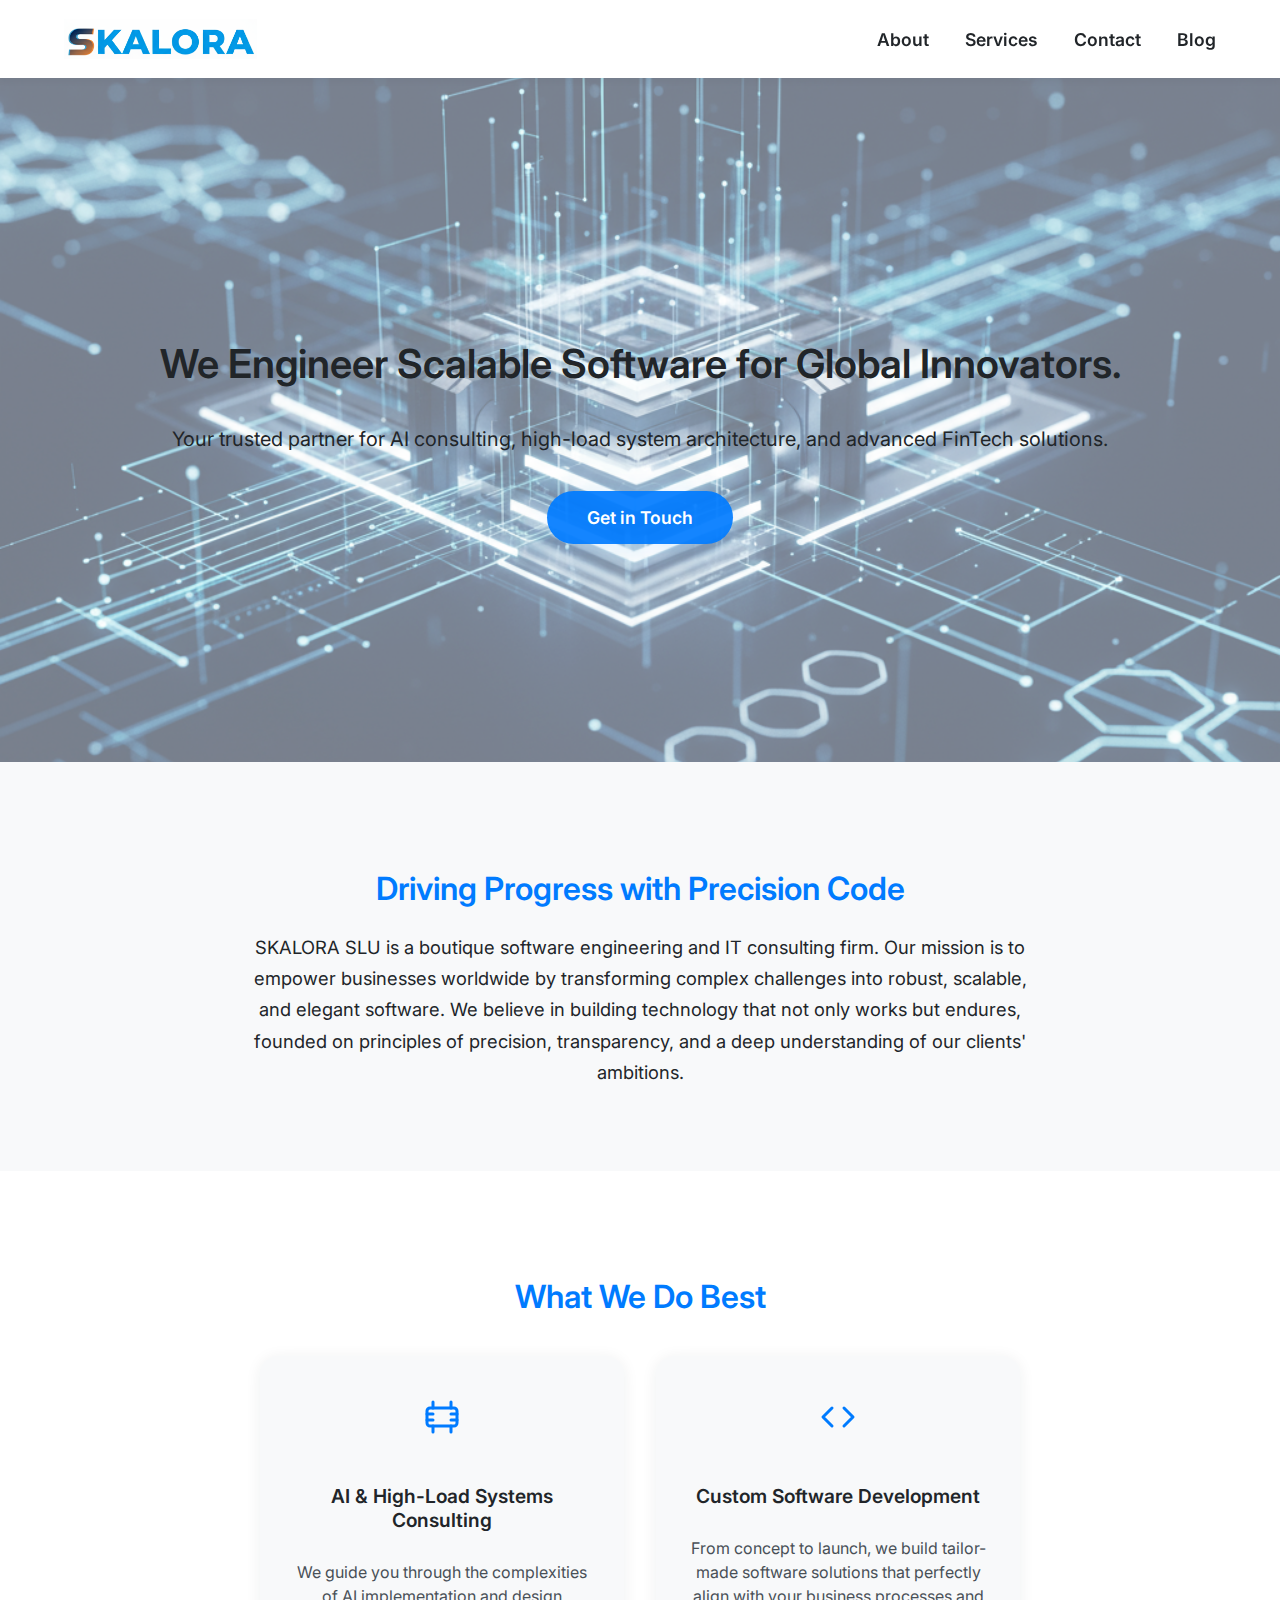
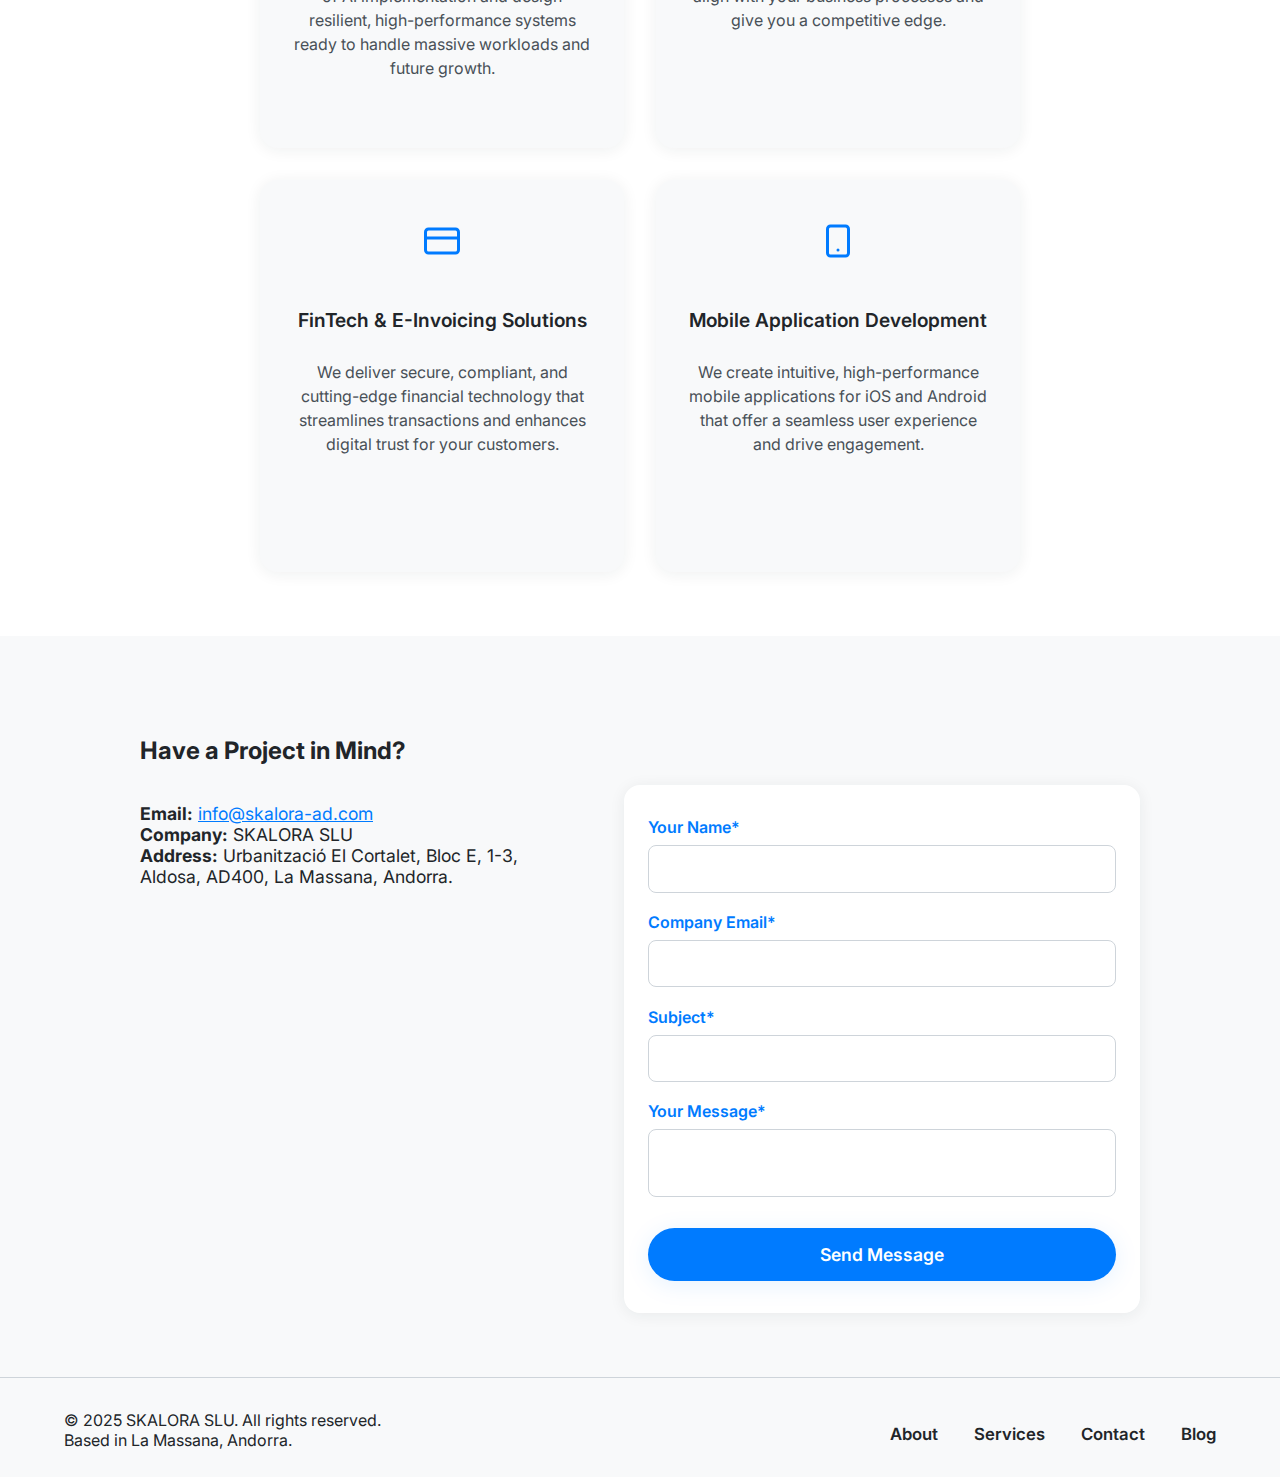
<file: index.html>
<!DOCTYPE html>
<html lang="en">
<head>
  <meta charset="UTF-8">
  <meta name="viewport" content="width=device-width, initial-scale=1.0">
  <title>SKALORA SLU — Software Development & Consulting</title>
  <meta name="description" content="SKALORA SLU — international software development and IT consulting company based in Andorra. AI, FinTech, High-Load, E-Invoicing, Digital Trust.">
  <meta name="keywords" content="SKALORA, software development, IT consulting, Andorra, AI, FinTech, High-Load, E-Invoicing, Digital Trust, QES, mobile app development, B2B">
  <link rel="canonical" href="https://skalora-ad.com/">
  <!-- Open Graph -->
  <meta property="og:title" content="SKALORA SLU — Software Development & Consulting">
  <meta property="og:description" content="International software development and IT consulting company based in Andorra. AI, FinTech, High-Load, E-Invoicing, Digital Trust.">
  <meta property="og:type" content="website">
  <meta property="og:url" content="https://skalora-ad.com/">
  <!-- Google Fonts: Inter -->
  <link href="https://fonts.googleapis.com/css2?family=Inter:wght@400;600&display=swap" rel="stylesheet">
  <!-- Main CSS -->
  <link rel="stylesheet" href="styles.css">
  <link rel="icon" type="image/png" href="assets/favicon.png">
</head>
<body>
  <header class="header">
    <div class="container header__container">
      <div class="logo" aria-label="SKALORA logo"><img src="assets/logo.png" alt="SKALORA logo" class="logo-img"></div>
      <nav class="nav">
        <a href="#about">About</a>
        <a href="#services">Services</a>
        <a href="#contact">Contact</a>
        <a href="blog.html">Blog</a>
      </nav>
    </div>
  </header>
  <main>
    <section class="hero" id="hero">
      <div class="hero__overlay"></div>
      <div class="container hero__container">
        <h1>We Engineer Scalable Software for Global Innovators.</h1>
        <p>Your trusted partner for AI consulting, high-load system architecture, and advanced FinTech solutions.</p>
        <a href="#contact" class="btn btn-accent">Get in Touch</a>
      </div>
    </section>
    <section class="about" id="about">
      <div class="container about__container">
        <h2>Driving Progress with Precision Code</h2>
        <p>SKALORA SLU is a boutique software engineering and IT consulting firm. Our mission is to empower businesses worldwide by transforming complex challenges into robust, scalable, and elegant software. We believe in building technology that not only works but endures, founded on principles of precision, transparency, and a deep understanding of our clients' ambitions.</p>
      </div>
    </section>
    <section class="services" id="services">
      <div class="container services__container">
        <h2>What We Do Best</h2>
        <div class="services__cards">
          <div class="service-card">
            <div class="service-card__icon" aria-label="AI & High-Load Icon">
              <svg width="36" height="36" viewBox="0 0 24 24" fill="none" stroke="#007BFF" stroke-width="2" stroke-linecap="round" stroke-linejoin="round"><rect x="2" y="6" width="20" height="12" rx="2"/><path d="M6 2v4M18 2v4M6 18v4M18 18v4M2 10h4M2 14h4M18 10h4M18 14h4"/></svg>
            </div>
            <h3>AI & High-Load Systems Consulting</h3>
            <p>We guide you through the complexities of AI implementation and design resilient, high-performance systems ready to handle massive workloads and future growth.</p>
          </div>
          <div class="service-card">
            <div class="service-card__icon" aria-label="Custom Software Icon">
              <svg width="36" height="36" viewBox="0 0 24 24" fill="none" stroke="#007BFF" stroke-width="2" stroke-linecap="round" stroke-linejoin="round"><polyline points="16 18 22 12 16 6"/><polyline points="8 6 2 12 8 18"/></svg>
            </div>
            <h3>Custom Software Development</h3>
            <p>From concept to launch, we build tailor-made software solutions that perfectly align with your business processes and give you a competitive edge.</p>
          </div>
          <div class="service-card">
            <div class="service-card__icon" aria-label="FinTech Icon">
              <svg width="36" height="36" viewBox="0 0 24 24" fill="none" stroke="#007BFF" stroke-width="2" stroke-linecap="round" stroke-linejoin="round"><rect x="1" y="4" width="22" height="16" rx="2"/><line x1="1" y1="10" x2="23" y2="10"/></svg>
            </div>
            <h3>FinTech & E-Invoicing Solutions</h3>
            <p>We deliver secure, compliant, and cutting-edge financial technology that streamlines transactions and enhances digital trust for your customers.</p>
          </div>
          <div class="service-card">
            <div class="service-card__icon" aria-label="Mobile App Icon">
              <svg width="36" height="36" viewBox="0 0 24 24" fill="none" stroke="#007BFF" stroke-width="2" stroke-linecap="round" stroke-linejoin="round"><rect x="5" y="2" width="14" height="20" rx="2"/><line x1="12" y1="18" x2="12.01" y2="18"/></svg>
            </div>
            <h3>Mobile Application Development</h3>
            <p>We create intuitive, high-performance mobile applications for iOS and Android that offer a seamless user experience and drive engagement.</p>
          </div>
        </div>
      </div>
    </section>
    <section class="contact" id="contact">
      <div class="container contact__container">
        <h2>Have a Project in Mind?</h2>
        <div class="contact__columns">
          <div class="contact__info">
            <ul>
              <li><strong>Email:</strong> <a href="mailto:info@skalora-ad.com">info@skalora-ad.com</a></li>
              <li><strong>Company:</strong> SKALORA SLU</li>
              <li><strong>Address:</strong> Urbanització El Cortalet, Bloc E, 1-3, Aldosa, AD400, La Massana, Andorra.</li>
            </ul>
          </div>
          <div class="contact__form-wrapper">
            <form class="contact__form" id="contactForm" autocomplete="off">
              <div class="form-group">
                <label for="name">Your Name*</label>
                <input type="text" id="name" name="name" required aria-label="Your Name">
              </div>
              <div class="form-group">
                <label for="email">Company Email*</label>
                <input type="email" id="email" name="email" required pattern="^[^@\s]+@[^@\s]+\.[^@\s]+$" aria-label="Company Email">
              </div>
              <div class="form-group">
                <label for="subject">Subject*</label>
                <input type="text" id="subject" name="subject" required aria-label="Subject">
              </div>
              <div class="form-group">
                <label for="message">Your Message*</label>
                <textarea id="message" name="message" required minlength="30" aria-label="Your Message"></textarea>
              </div>
              <button type="submit" class="btn btn-accent">Send Message</button>
            </form>
            <div class="contact__thankyou" id="thankYouMessage" style="display:none;">
              Thank you for your message! We will get back to you shortly.
            </div>
          </div>
        </div>
      </div>
    </section>
  </main>
  <footer class="footer">
    <div class="container footer__container">
      <div class="footer__copyright footer__copyright--spacing">© 2025 SKALORA SLU. All rights reserved.<br>Based in La Massana, Andorra.</div>
      <nav class="footer__nav">
        <a href="#about">About</a>
        <a href="#services">Services</a>
        <a href="#contact">Contact</a>
        <a href="blog.html">Blog</a>
      </nav>
    </div>
  </footer>
  <script src="scripts.js"></script>
</body>
</html>
</file>
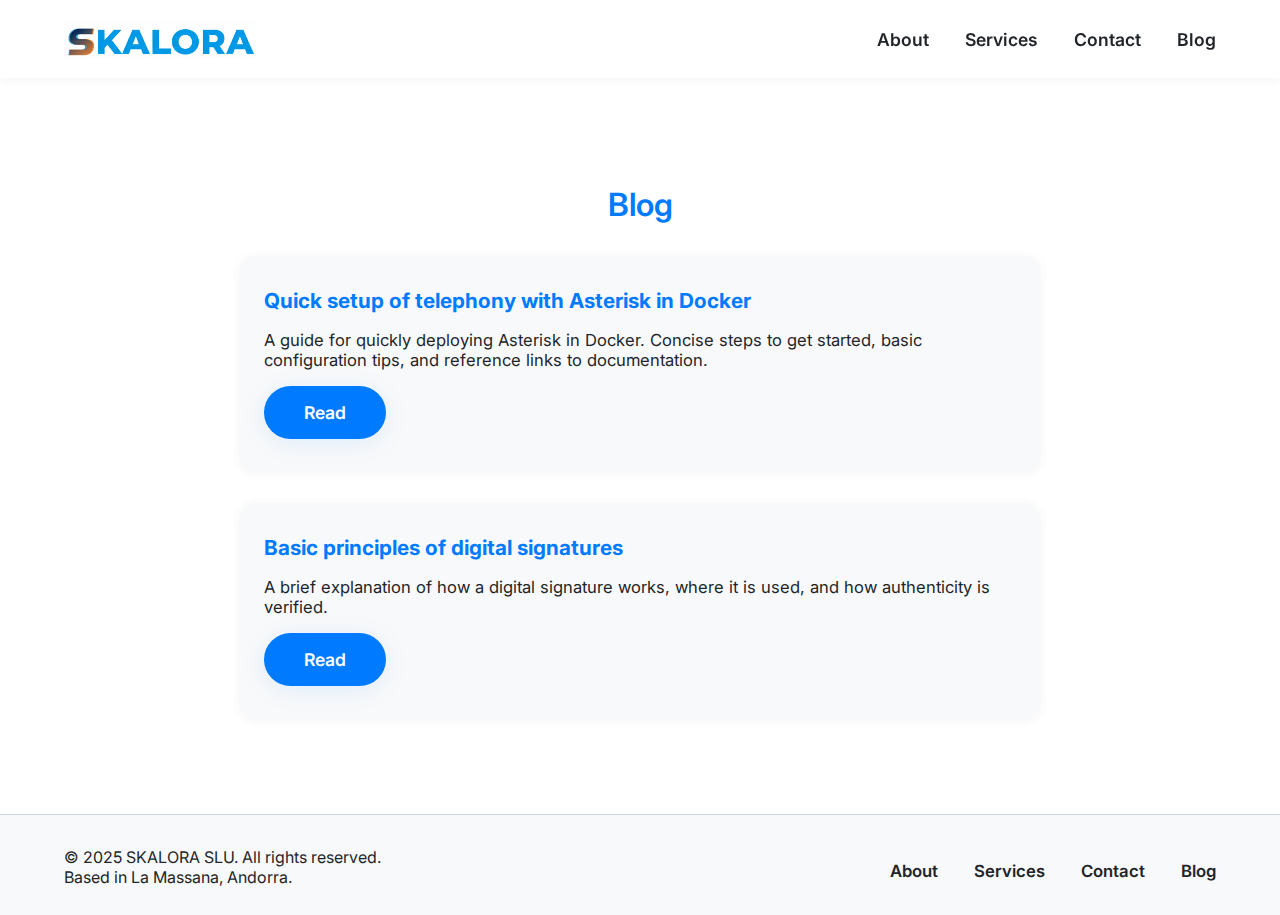
<file: blog.html>
<!DOCTYPE html>
<html lang="en">
<head>
  <meta charset="UTF-8">
  <meta name="viewport" content="width=device-width, initial-scale=1.0">
  <title>Blog | SKALORA SLU</title>
  <meta name="description" content="SKALORA SLU Blog — technical deep dives, IT tutorials, DevOps and digital trust posts.">
  <link href="https://fonts.googleapis.com/css2?family=Inter:wght@400;600&display=swap" rel="stylesheet">
  <link rel="stylesheet" href="styles.css">
  <link rel="icon" type="image/png" href="assets/favicon.png">
</head>
<body>
  <header class="header">
    <div class="container header__container">
      <a href="/" class="logo" aria-label="SKALORA logo"><img src="assets/logo.png" alt="SKALORA logo" class="logo-img"></a>
      <nav class="nav">
        <a href="/#about">About</a>
        <a href="/#services">Services</a>
        <a href="/#contact">Contact</a>
        <a href="blog.html" class="active">Blog</a>
      </nav>
    </div>
  </header>
  <main>
    <section class="blog" id="blog">
      <div class="container blog__container">
        <h2>Blog</h2>
        <div id="blogPosts"></div>
      </div>
    </section>
  </main>
  <footer class="footer">
    <div class="container footer__container">
      <div class="footer__copyright footer__copyright--spacing">
        © 2025 SKALORA SLU. All rights reserved.<br>Based in La Massana, Andorra.
      </div>
      <nav class="footer__nav">
        <a href="#about">About</a>
        <a href="#services">Services</a>
        <a href="#contact">Contact</a>
        <a href="blog.html" class="active">Blog</a>
      </nav>
    </div>
  </footer>
  <script src="blog/blogMarkdown.js"></script>
  <script src="scripts.js"></script>
</body>
</html>
</file>
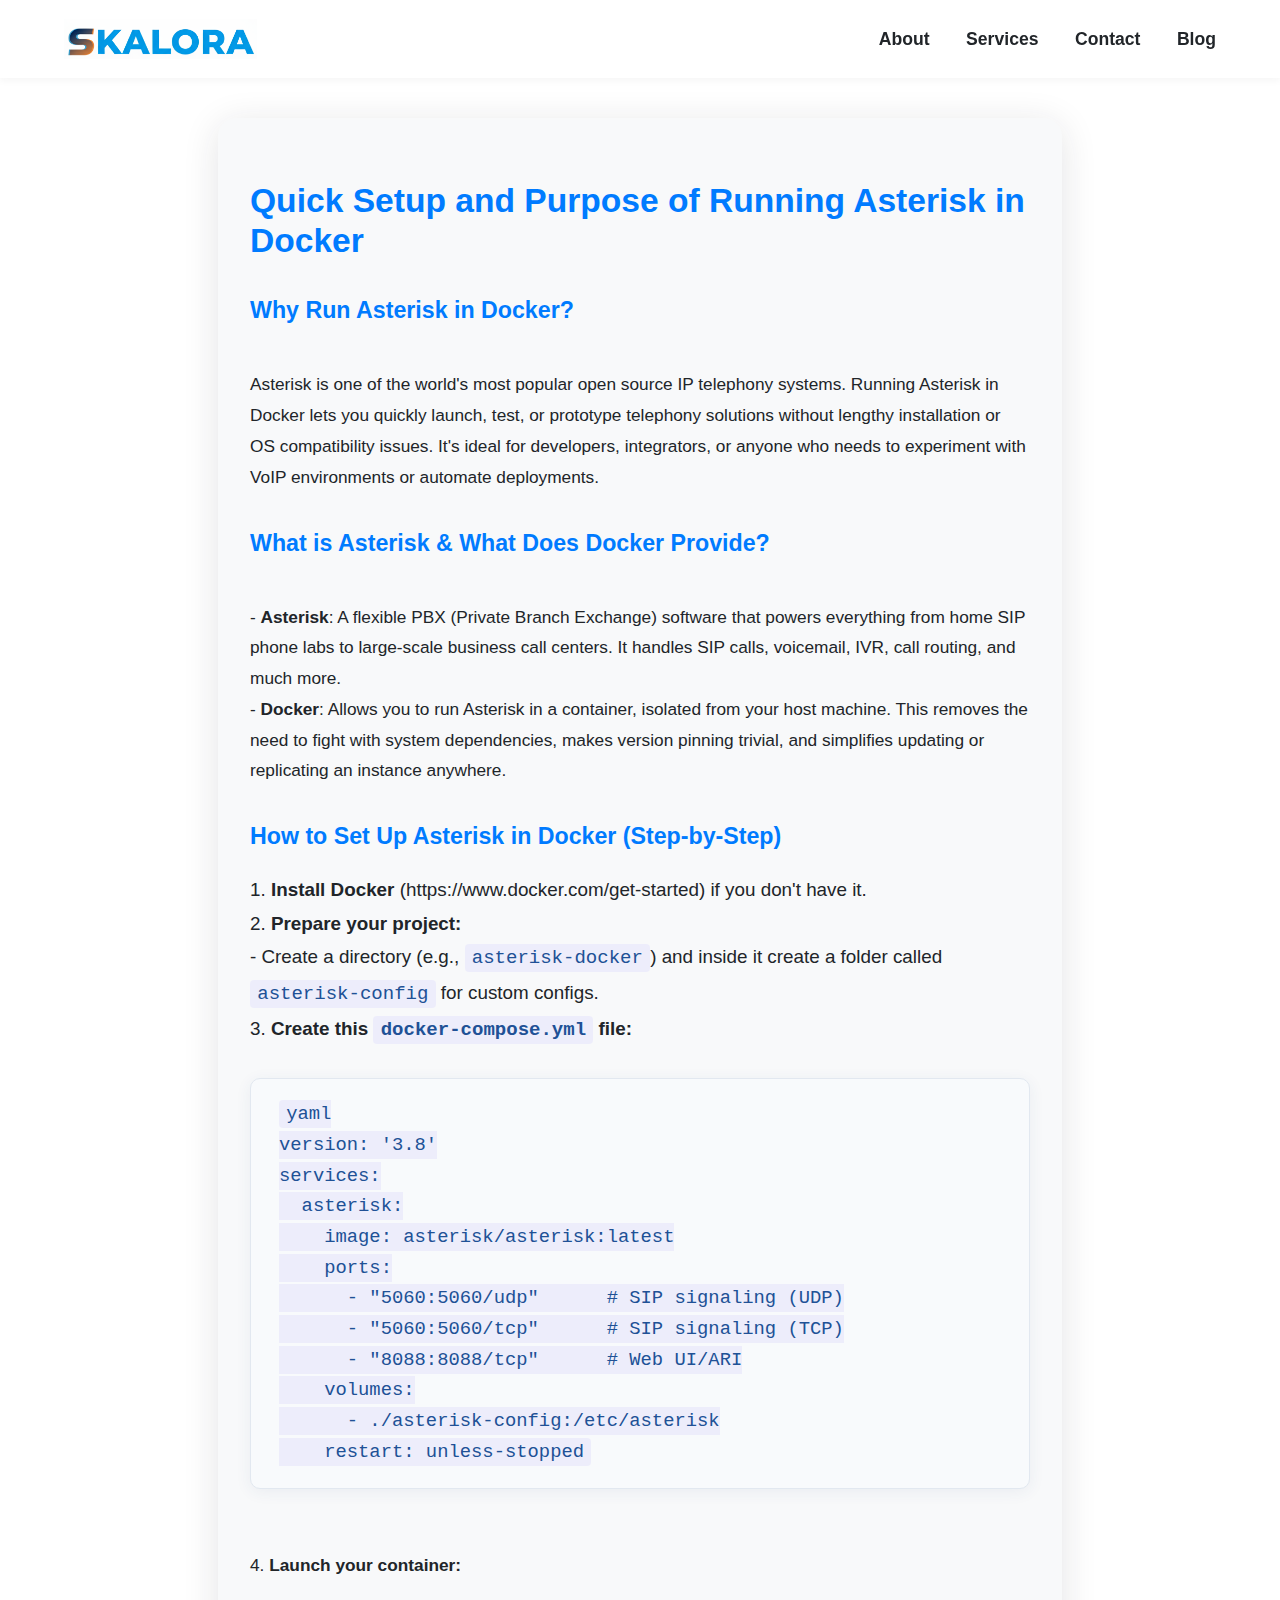
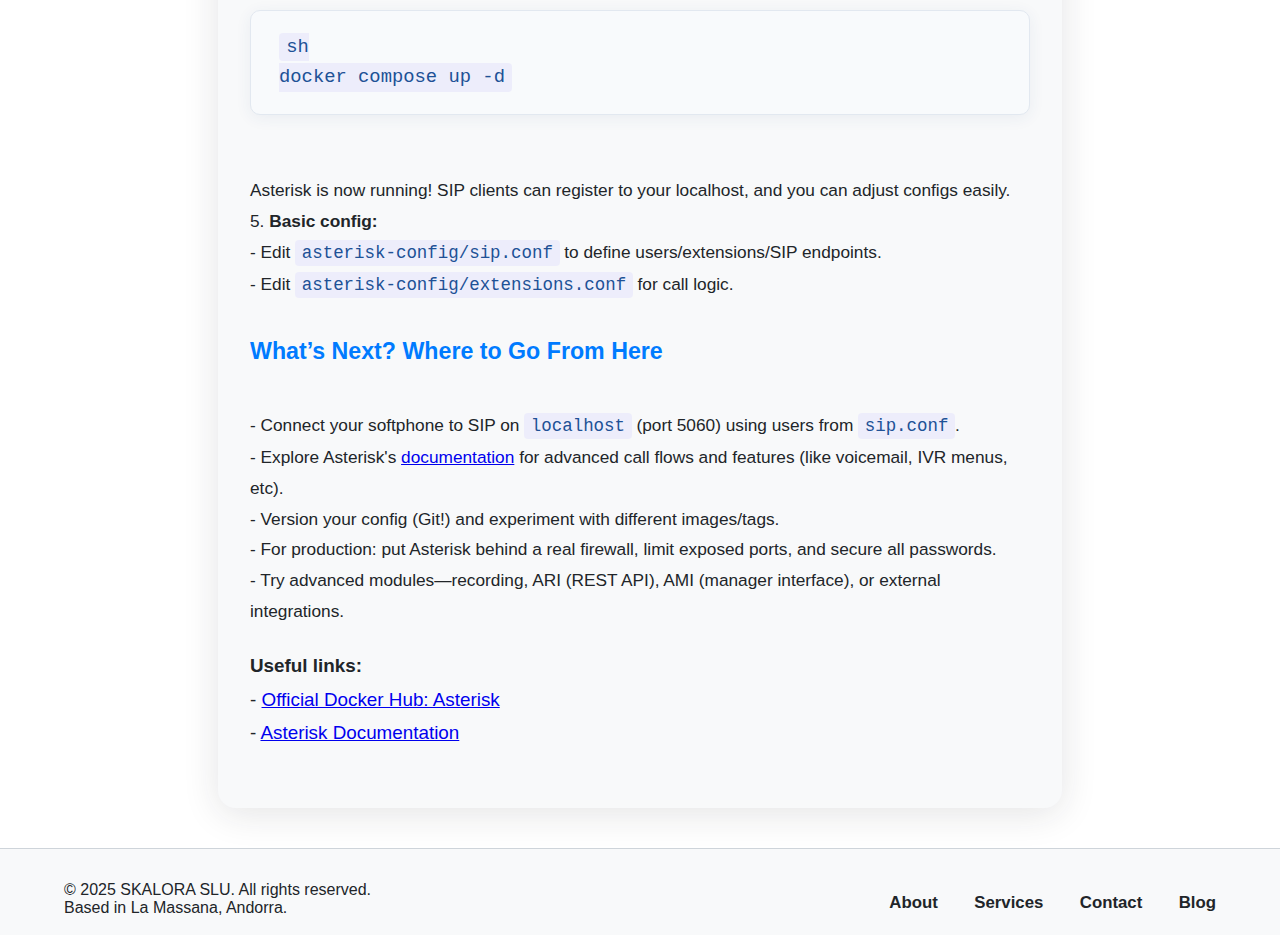
<file: blog/asterisk-docker.html>
<!DOCTYPE html>
<html lang="en">
<head>
  <meta charset="UTF-8">
  <title>Quick Setup and Purpose of Running Asterisk in Docker | Blog | SKALORA SLU</title>
  <link rel="stylesheet" href="../styles.css">
  <link rel="icon" type="image/png" href="../assets/favicon.png">
</head>
<body>
  <header class="header">
    <div class="container header__container">
      <a href="/" class="logo" aria-label="SKALORA logo"><img src="../assets/logo.png" alt="SKALORA logo" class="logo-img"></a>
      <nav class="nav">
        <a href="/">About</a>
        <a href="/#services">Services</a>
        <a href="/#contact">Contact</a>
        <a href="/blog.html" class="active">Blog</a>
      </nav>
    </div>
  </header>
  <main>
    <article class="blog-post-full" id="blogPostBody">
      <!-- Markdown post content will load here -->
    </article>
  </main>
  <footer class="footer">
    <div class="container footer__container">
      <div class="footer__copyright footer__copyright--spacing">
        © 2025 SKALORA SLU. All rights reserved.<br>Based in La Massana, Andorra.
      </div>
      <nav class="footer__nav">
        <a href="/">About</a>
        <a href="/#services">Services</a>
        <a href="/#contact">Contact</a>
        <a href="/blog.html" class="active">Blog</a>
      </nav>
    </div>
  </footer>
  <script src="blogMarkdown.js"></script>
  <script>
    window.addEventListener('DOMContentLoaded', function() {
      const root = document.getElementById('blogPostBody');
      fetch('asterisk-docker.md')
        .then(r => r.text())
        .then(md => {
          root.innerHTML = renderSimpleMarkdown(md);
        });
    });
  </script>
</body>
</html>
</file>
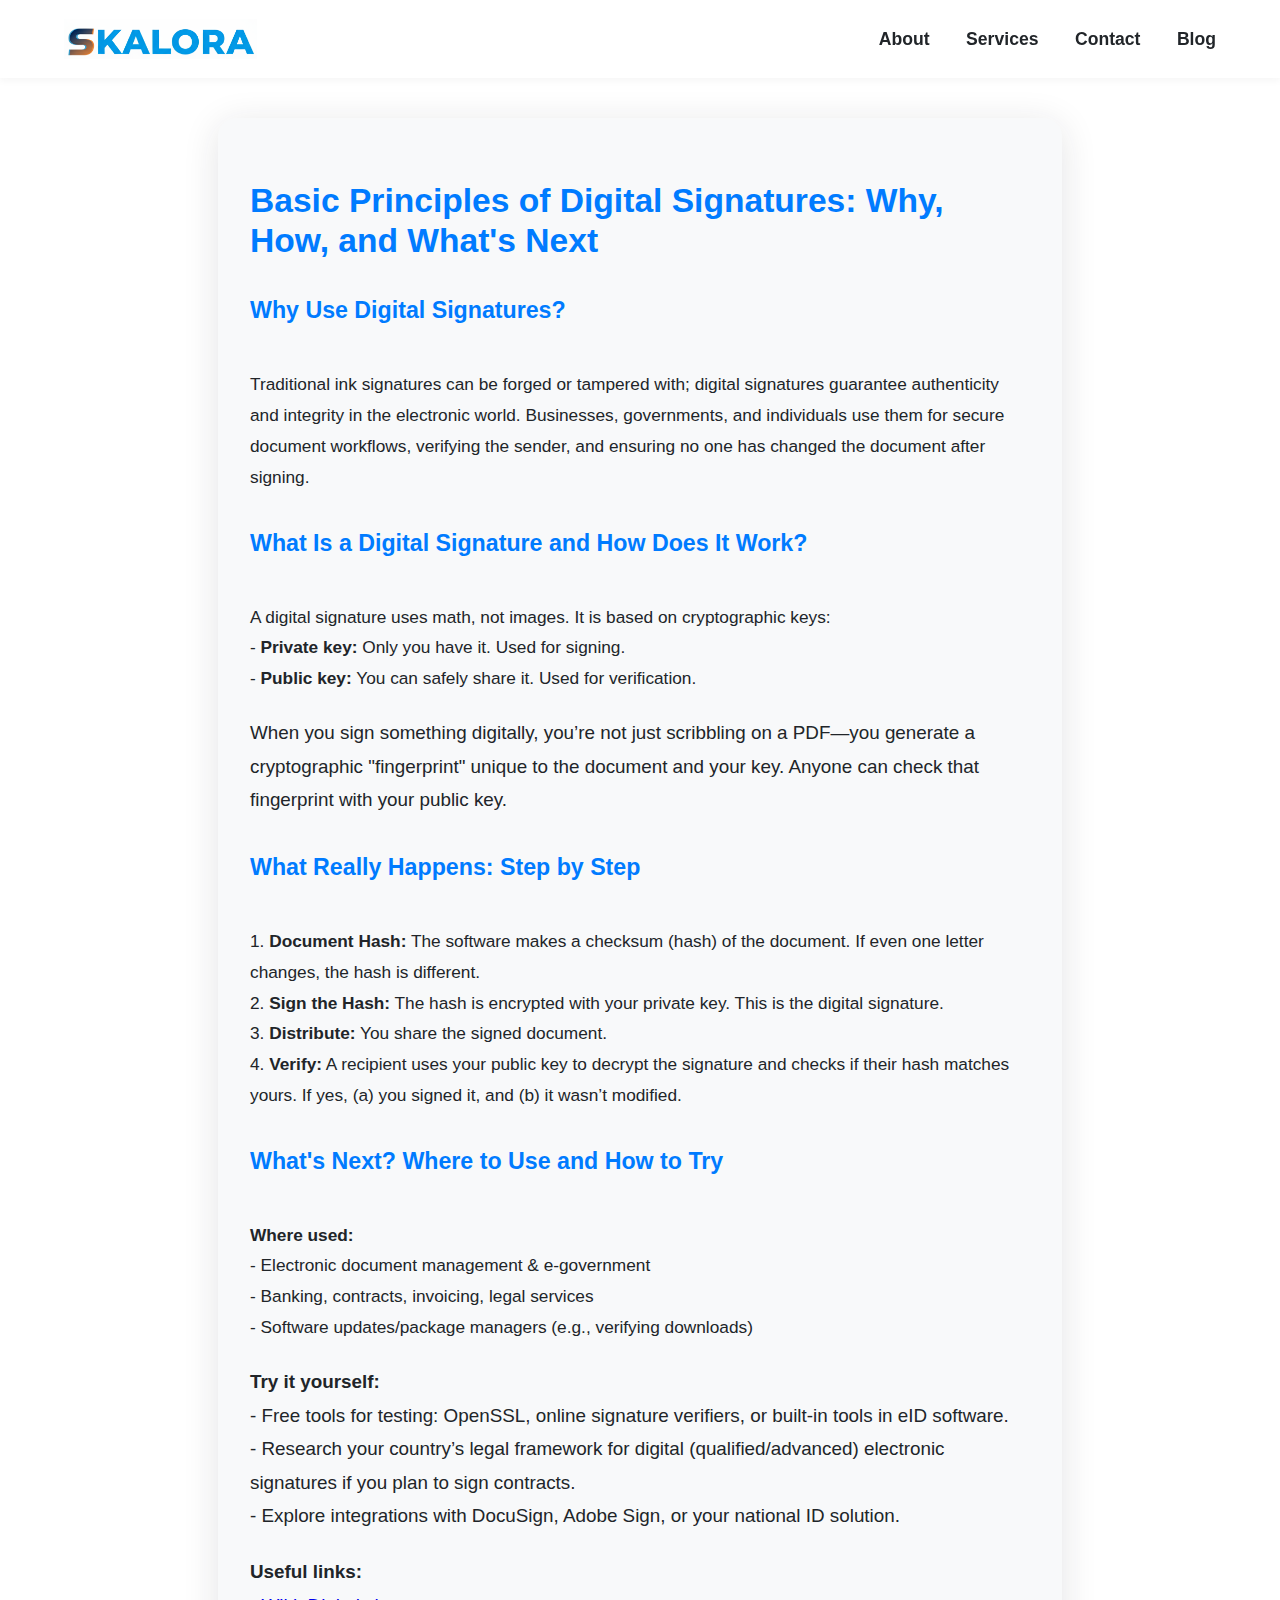
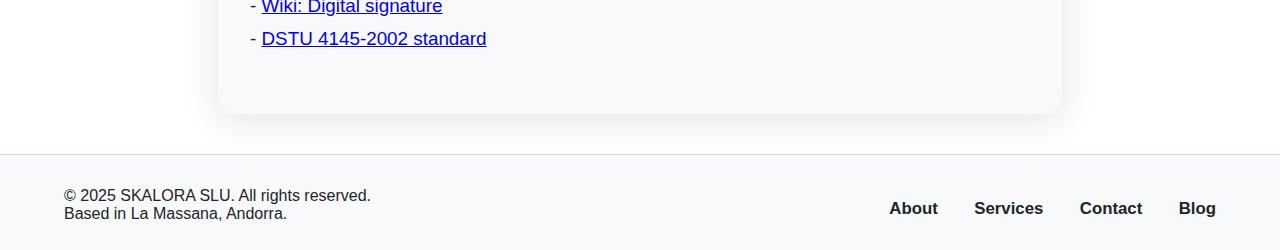
<file: blog/digital-signature-basics.html>
<!DOCTYPE html>
<html lang="en">
<head>
  <meta charset="UTF-8">
  <title>Basic Principles of Digital Signatures | Blog | SKALORA SLU</title>
  <link rel="stylesheet" href="../styles.css">
  <link rel="icon" type="image/png" href="../assets/favicon.png">
</head>
<body>
  <header class="header">
    <div class="container header__container">
      <a href="/" class="logo" aria-label="SKALORA logo"><img src="../assets/logo.png" alt="SKALORA logo" class="logo-img"></a>
      <nav class="nav">
        <a href="/">About</a>
        <a href="/#services">Services</a>
        <a href="/#contact">Contact</a>
        <a href="/blog.html" class="active">Blog</a>
      </nav>
    </div>
  </header>
  <main>
    <article class="blog-post-full" id="blogPostBody">
      <!-- Markdown post content will load here -->
    </article>
  </main>
  <footer class="footer">
    <div class="container footer__container">
      <div class="footer__copyright footer__copyright--spacing">
        © 2025 SKALORA SLU. All rights reserved.<br>Based in La Massana, Andorra.
      </div>
      <nav class="footer__nav">
        <a href="/">About</a>
        <a href="/#services">Services</a>
        <a href="/#contact">Contact</a>
        <a href="/blog.html" class="active">Blog</a>
      </nav>
    </div>
  </footer>
  <script src="blogMarkdown.js"></script>
  <script>
    window.addEventListener('DOMContentLoaded', function() {
      const root = document.getElementById('blogPostBody');
      fetch('digital-signature-basics.md')
        .then(r => r.text())
        .then(md => {
          root.innerHTML = renderSimpleMarkdown(md);
        });
    });
  </script>
</body>
</html>
</file>
<file: styles.css>
/* SKALORA SLU — Main Stylesheet */
:root {
  --color-bg: #FFFFFF;
  --color-bg-light: #F8F9FA;
  --color-white: #fff;
  --color-text: #212529;
  --color-accent-blue: #007BFF;
  --color-accent-green: #28A745;
  --color-accent: var(--color-accent-blue);
  --font-heading: 'Inter', Arial, sans-serif;
  --font-body: 'Inter', Arial, sans-serif;
}

html {
  scroll-behavior: smooth;
}

body {
  margin: 0;
  font-family: var(--font-body);
  background: var(--color-bg);
  color: var(--color-text);
  min-height: 100vh;
}

.container {
  width: 90%;
  max-width: 1200px;
  margin: 0 auto;
}

.header {
  background: var(--color-bg);
  position: sticky;
  top: 0;
  z-index: 100;
  box-shadow: 0 2px 8px 0 rgba(33,37,41,0.05);
}
.header__container {
  display: flex;
  align-items: center;
  justify-content: space-between;
  padding: 1.2rem 0;
}
.logo {
  font-family: var(--font-heading);
  font-weight: 600;
  font-size: 2rem;
  color: var(--color-accent);
  letter-spacing: 2px;
}
.logo-img {
  height: 40px;
  width: auto;
  display: block;
  object-fit: contain;
}
.nav a {
  color: var(--color-text);
  text-decoration: none;
  margin-left: 2rem;
  font-size: 1.1rem;
  font-family: var(--font-heading);
  font-weight: 600;
  transition: color 0.2s;
}
.nav a:hover {
  color: var(--color-accent);
}

.hero {
  position: relative;
  min-height: 60vh;
  display: flex;
  align-items: center;
  justify-content: center;
  padding: 5rem 0 4rem 0;
  background: url('assets/img1.png') no-repeat center center/cover;
}
.hero__overlay {
  position: absolute;
  inset: 0;
  background: rgba(255,255,255,0.45);
  z-index: 1;
}
.hero__container {
  position: relative;
  z-index: 2;
  display: flex;
  flex-direction: column;
  align-items: center;
  justify-content: center;
  text-align: center;
}
.hero h1 {
  font-family: var(--font-heading);
  font-size: 2.5rem;
  color: var(--color-text);
  margin-bottom: 1.2rem;
  font-weight: 600;
}
.hero p {
  font-size: 1.25rem;
  color: #495057;
  margin-bottom: 2.5rem;
}
.btn {
  display: inline-block;
  padding: 1rem 2.5rem;
  border-radius: 32px;
  font-family: var(--font-heading);
  font-size: 1.1rem;
  font-weight: 600;
  border: none;
  cursor: pointer;
  text-decoration: none;
  transition: background 0.2s, color 0.2s, box-shadow 0.2s;
}
.btn-accent {
  background: var(--color-accent);
  color: #fff;
  box-shadow: 0 4px 24px 0 rgba(0,123,255,0.10);
}
.btn-accent:hover {
  background: var(--color-accent-green);
  color: #fff;
}
/* Hero background animation */
@keyframes heroAnim {
  0% { filter: blur(0px); opacity: 0.7; }
  100% { filter: blur(8px); opacity: 1; }
}
.hero__container > * {
  position: relative;
  z-index: 1;
}

.about {
  background: var(--color-bg-light);
  padding: 5rem 0 4rem 0;
}
.about__container {
  max-width: 800px;
  margin: 0 auto;
  text-align: center;
}
.about h2 {
  font-family: var(--font-heading);
  font-size: 2rem;
  color: var(--color-accent);
  margin-bottom: 1.5rem;
  font-weight: 600;
}
.about p {
  font-size: 1.15rem;
  color: var(--color-text);
  line-height: 1.7;
}

.services {
  background: var(--color-bg);
  padding: 5rem 0 4rem 0;
}
.services__container {
  text-align: center;
}
.services h2 {
  font-family: var(--font-heading);
  font-size: 2rem;
  color: var(--color-accent);
  margin-bottom: 2.5rem;
  font-weight: 600;
}
.services__cards {
  display: flex;
  flex-wrap: wrap;
  gap: 2rem;
  justify-content: center;
}
.service-card {
  background: var(--color-bg-light);
  border-radius: 18px;
  box-shadow: 0 2px 16px 0 rgba(33,37,41,0.07);
  padding: 2.5rem 2rem 2rem 2rem;
  width: 300px;
  min-height: 320px;
  display: flex;
  flex-direction: column;
  align-items: center;
  transition: transform 0.18s, box-shadow 0.18s;
}
.service-card:hover {
  transform: translateY(-8px) scale(1.03);
  box-shadow: 0 8px 32px 0 rgba(0,123,255,0.10);
}
.service-card__icon {
  font-size: 2.5rem;
  margin-bottom: 1.2rem;
}
.service-card h3 {
  font-family: var(--font-heading);
  font-size: 1.2rem;
  color: var(--color-text);
  margin-bottom: 0.8rem;
  font-weight: 600;
}
.service-card p {
  color: #495057;
  font-size: 1rem;
  line-height: 1.5;
}

.contact {
  background: var(--color-bg-light);
  padding: 5rem 0 4rem 0;
}
.contact__container {
  max-width: 1000px;
  margin: 0 auto;
}
.contact__columns {
  display: flex;
  gap: 3rem;
  flex-wrap: wrap;
  justify-content: space-between;
}
.contact__info {
  flex: 1 1 260px;
  font-size: 1.1rem;
  color: var(--color-text);
  margin-bottom: 2rem;
}
.contact__info ul {
  list-style: none;
  padding: 0;
}
.contact__info a {
  color: var(--color-accent);
  text-decoration: underline;
}
.contact__form-wrapper {
  flex: 1 1 340px;
  min-width: 320px;
}
.contact__form {
  display: flex;
  flex-direction: column;
  gap: 1.2rem;
  background: #fff;
  border-radius: 16px;
  padding: 2rem 1.5rem;
  box-shadow: 0 2px 16px 0 rgba(33,37,41,0.07);
}
.contact__form, .form-group input, .form-group textarea {
  box-sizing: border-box;
}
.contact__form {
  overflow: hidden;
}
.form-group label {
  font-family: var(--font-heading);
  font-size: 1rem;
  color: var(--color-accent);
  margin-bottom: 0.3rem;
  display: block;
  font-weight: 600;
}
.form-group input,
.form-group textarea {
  width: 100%;
  padding: 0.8rem 1rem;
  border-radius: 8px;
  border: 1px solid #CED4DA;
  background: #fff;
  color: var(--color-text);
  font-size: 1rem;
  font-family: var(--font-body);
  margin-top: 0.2rem;
  resize: none;
  transition: border 0.2s;
}
.form-group input:focus,
.form-group textarea:focus {
  border: 1.5px solid var(--color-accent);
  outline: none;
}
.contact__form button {
  margin-top: 0.5rem;
}
.contact__thankyou {
  background: var(--color-bg-light);
  border-radius: 16px;
  padding: 2rem 1.5rem;
  color: var(--color-accent);
  font-size: 1.2rem;
  text-align: center;
  margin-top: 1.5rem;
}

.footer {
  background: var(--color-bg-light);
  color: var(--color-text);
  padding: 2rem 0 1.2rem 0;
  border-top: 1px solid #CED4DA;
}
.footer__container {
  display: flex;
  flex-wrap: wrap;
  align-items: center;
  justify-content: space-between;
  gap: 1.5rem;
}
.footer__copyright {
  font-size: 1rem;
}
.footer__copyright--spacing {
  margin-bottom: 0.5em;
}
.footer__nav a {
  color: var(--color-text);
  text-decoration: none;
  margin-left: 2rem;
  font-family: var(--font-heading);
  font-size: 1.05rem;
  font-weight: 600;
  transition: color 0.2s;
}
.footer__nav a:hover {
  color: var(--color-accent);
}

.blog {
  background: var(--color-bg);
  padding: 5rem 0 4rem 0;
}
.blog__container {
  max-width: 800px;
  margin: 0 auto;
}
.blog h2 {
  font-family: var(--font-heading);
  font-size: 2rem;
  color: var(--color-accent);
  margin-bottom: 2rem;
  font-weight: 600;
  text-align: center;
}
.blog-post-preview {
  border-radius: 14px;
  background: var(--color-bg-light);
  box-shadow: 0 2px 12px 0 rgba(33,37,41,0.05);
  padding: 2rem 1.5rem;
  margin-bottom: 2rem;
}
.blog-post-preview h3 {
  margin-top: 0;
  color: var(--color-accent);
  font-size: 1.3rem;
  margin-bottom: 0.5em;
}
.blog-post-preview .blog-summary {
  color: var(--color-text);
  font-size: 1.04rem;
  margin-bottom: 0.5em;
}
.blog-post-preview .blog-meta {
  font-size: 0.98rem;
  color: #7C878E;
  margin-bottom: 0.2rem;
}

/* Blog code blocks style */
.blog-post-preview pre, .blog-post-preview code, #blogModalBody pre, #blogModalBody code {
  font-family: 'Fira Mono', 'Consolas', 'Menlo', 'Monaco', monospace;
  font-size: 1em;
  background: #f4f4fa;
  color: #222;
  border-radius: 8px;
}
#blogModalBody pre, .blog-post-preview pre {
  padding: 1em;
  margin: 1.2em 0;
  overflow-x: auto;
  border: 1px solid #e8eaf6;
  line-height: 1.5;
}
#blogModalBody code, .blog-post-preview code {
  background: #ededfb;
  color: #1a237e;
  padding: 0.18em 0.36em;
  border-radius: 4px;
  font-size: 0.99em;
}

.blog-post-full {
  max-width: 780px;
  margin: 2.5rem auto 2.5rem auto;
  background: var(--color-bg-light);
  box-shadow: 0 6px 36px 0 rgba(33,37,41,0.12);
  border-radius: 18px;
  padding: 2.5rem 2rem 2.2rem 2rem;
  font-family: var(--font-body);
  font-size: 1.08rem;
  color: var(--color-text);
  line-height: 1.78;
  word-break: break-word;
}
.blog-post-full h1,
.blog-post-full h2,
.blog-post-full h3 {
  margin-top: 1.6em;
  margin-bottom: 0.6em;
  font-family: var(--font-heading);
  line-height: 1.18;
}
.blog-post-full h1 {
  font-size: 2.1rem;
  color: var(--color-accent);
  margin-top: 0;
}
.blog-post-full h2 {
  font-size: 1.45rem;
  color: var(--color-accent);
}
.blog-post-full h3 {
  font-size: 1.16rem;
}
.blog-post-full ul,
.blog-post-full ol {
  padding-left: 2.1em;
  margin-top: 0.6em;
  margin-bottom: 0.7em;
}
.blog-post-full p {
  margin: 0.85em 0 1.2em 0;
  font-size: 1.09em;
}
.blog-post-full pre, .blog-post-full code {
  font-family: 'Fira Mono', 'Consolas', 'Menlo', 'Monaco', monospace;
  font-size: 1.08em;
}
.blog-post-full pre {
  background: #f8fafc;
  color: #16324f;
  border-radius: 10px;
  border: 1.5px solid #e2e8f0;
  padding: 1.1em 1.5em;
  margin: 1.6em 0 1.6em 0;
  box-shadow: 0 3px 16px 0 rgba(44, 72, 130, 0.07);
  overflow-x: auto;
  line-height: 1.63;
}
.blog-post-full code {
  background: #ededfb;
  color: #205196;
  border-radius: 4px;
  padding: 0.16em 0.38em;
  font-size: 1.01em;
}
@media (max-width: 900px) {
  .blog-post-full pre {
    padding: 0.85em 0.6em;
    font-size: 0.91em;
  }
}
@media (max-width: 900px) {
  .blog-post-full {
    padding: 1.5rem 0.8rem 1.5rem 0.8rem;
    max-width: 99vw;
  }
}

/* Responsive styles */
@media (max-width: 900px) {
  .services__cards {
    flex-direction: column;
    align-items: center;
  }
  .contact__columns {
    flex-direction: column;
    gap: 2rem;
  }
  .footer__container {
    flex-direction: column;
    gap: 1rem;
    text-align: center;
  }
}
@media (max-width: 600px) {
  .header__container {
    flex-direction: column;
    gap: 1rem;
  }
  .logo {
    font-size: 1.5rem;
  }
  .nav a {
    margin-left: 1rem;
    font-size: 1rem;
  }
  .hero__container {
    padding: 3.5rem 0 2.5rem 0;
  }
  .hero h1 {
    font-size: 1.4rem;
  }
  .about, .services, .contact {
    padding: 2.5rem 0 2rem 0;
  }
  .service-card {
    width: 95%;
    min-width: unset;
    padding: 1.5rem 1rem 1.2rem 1rem;
  }
  .contact__form-wrapper {
    min-width: unset;
  }
}

.hero h1, .hero p, .hero .btn {
  color: var(--color-text);
  text-shadow: none;
}
.hero .btn {
  background: rgba(0,123,255,0.92);
  border: none;
  color: #fff;
}
</file>
